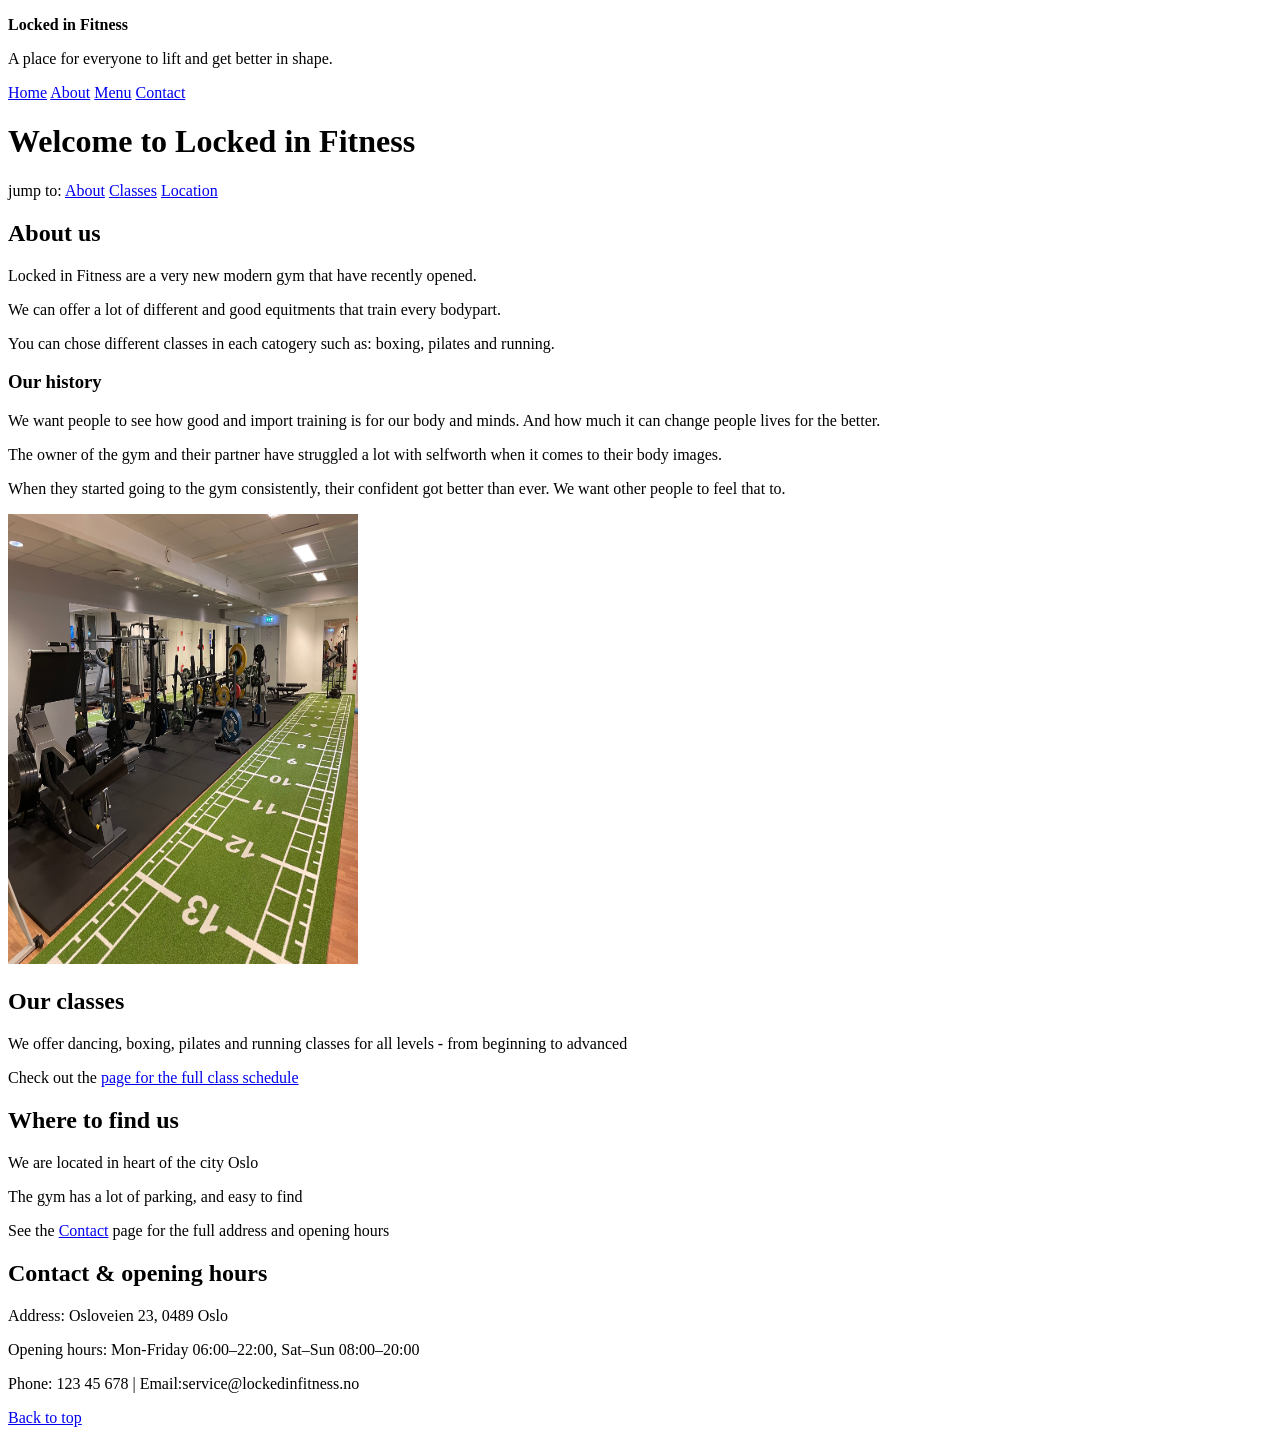
<file: uke37-html/index.html>
<!DOCTYPE html>
<html lang="en">
<head>
    <meta charset="UTF-8">
    <title>Contact - Locked in Fitness</title>
</head>
<body>
<header id="top">
<p><strong>Locked in Fitness</strong></p>
<p>A place for everyone to lift and get better in shape.</p>
</header> 

<nav>
<a href="index.html">Home</a>
<a href="about.html">About</a>
<a href="menu.html">Menu</a>
<a href="contact.html">Contact</a>
</nav>

<main>
    <h1>Welcome to Locked in Fitness</h1>
    <p>
jump to:
<a href="#about-section">About</a>
<a href="#classes-section">Classes</a>
<a href="#location-section">Location</a>
</p>

<section id="about-section">
<h2>About us</h2>
<p>Locked in Fitness are a very new modern gym that have recently opened.</p>
<p>We can offer a lot of different and good equitments that train every bodypart.</p>
<p>You can chose different classes in each catogery such as: boxing, pilates and running.</p>

<article>
    <h3>Our history</h3>
    <p>We want people to see how good and import training is for our body and minds. And how much it can change people lives for the better.</p>
    <p>The owner of the gym and their partner have struggled a lot with selfworth when it comes to their body images.</p>
    <p>When they started going to the gym consistently, their confident got better than ever. We want other people to feel that to.  </p>
</article>
<img src="locked_in_fitnes.jpeg" alt="A picture of how the gym looks" width="350" height="450">
</section>

<section id="classes-section">
<h2>Our classes</h2>
<p>We offer dancing, boxing, pilates and running classes for all levels - from beginning to advanced</p>
<p>Check out the <a href="menu.html"> page for the full class schedule</a></p>
</section>


<section id="location-section">
<h2>Where to find us</h2>
<p>We are located in heart of the city Oslo</p>
<p>The gym has a lot of parking, and easy to find</p>
<p>See the <a href="contact.html">Contact</a> page for the full address and opening hours</p>
</section>
</main>

<footer>
    <h2>Contact &amp; opening hours</h2>
    <p>Address: Osloveien 23, 0489 Oslo</p>
    <p>Opening hours: Mon&dash;Friday 06:00&ndash;22:00, Sat&ndash;Sun 08:00&ndash;20:00</p>
    <p>Phone: 123 45 678 | Email:service@lockedinfitness.no </p>
    <p><a href="#top">Back to top</a></p>
</footer>
</body>
</html>
</file>
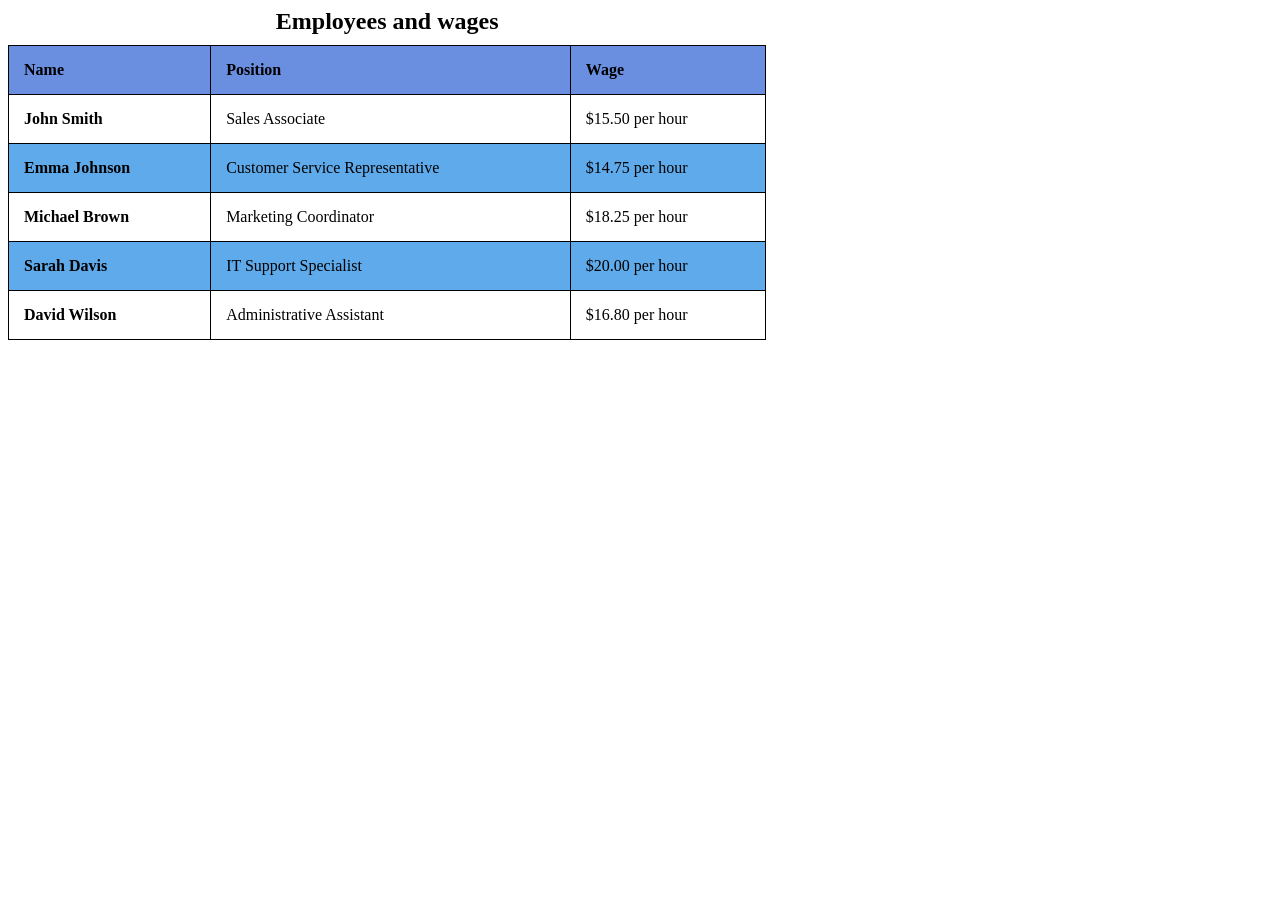
<file: uke38-html/index.html>
<!DOCTYPE html>
<html lang="en">
    <head>
    <meta charset = "UTF-8">
        <meta name="viewpoint" content = "width= device-width, initial-scale=1.0">
            <title>Employees and wages</title>


    <style>
        table {
            border-collapse:collapse;
            width: 60%;
        }
        th,
        td{
            border: 1px solid black;
            padding: 15px;
            text-align: left;
        }
        caption{
            font-size:24px;
            font-weight:bold;
            margin-bottom: 10px;
        }
        thead{
            background-color: rgb(106, 143, 224)
        }
        tbody tr:nth-child(even) {
        background-color: rgb(95, 170, 235);
        }
    </style>
    </head>
            <body>
                <table>
                    <caption>Employees and wages</caption>
                        <thead>
                            <tr>
                                 <th scope="col">Name</th>
                                 <th scope="col">Position</th>
                                 <th scope="col">Wage</th>
                             </tr>
                         </thead>
                    <tbody>

                            <tr>
                                <th scope="row">John Smith</th>
                                <td>Sales Associate</td>
                                <td>$15.50 per hour</td>
                            </tr>

                            <tr>
                               <th scope="row">Emma Johnson</th>
                               <td>Customer Service Representative</td>
                               <td>$14.75 per hour</td>
                           </tr>

                           <tr>
                                <th scope="row">Michael Brown</th>
                                <td>Marketing Coordinator</td>
                                <td>$18.25 per hour</td>
                           </tr>

                           <tr>
                                <th scope="row">Sarah Davis</th>
                                <td>IT Support Specialist</td>
                                <td>$20.00 per hour</td>
                           </tr>

                           <tr>
                                <th scope="row">David Wilson</th>
                                <td>Administrative Assistant</td>
                                <td>$16.80 per hour</td>
                           </tr>
                  </tbody>
             </table>
</html>
</file>
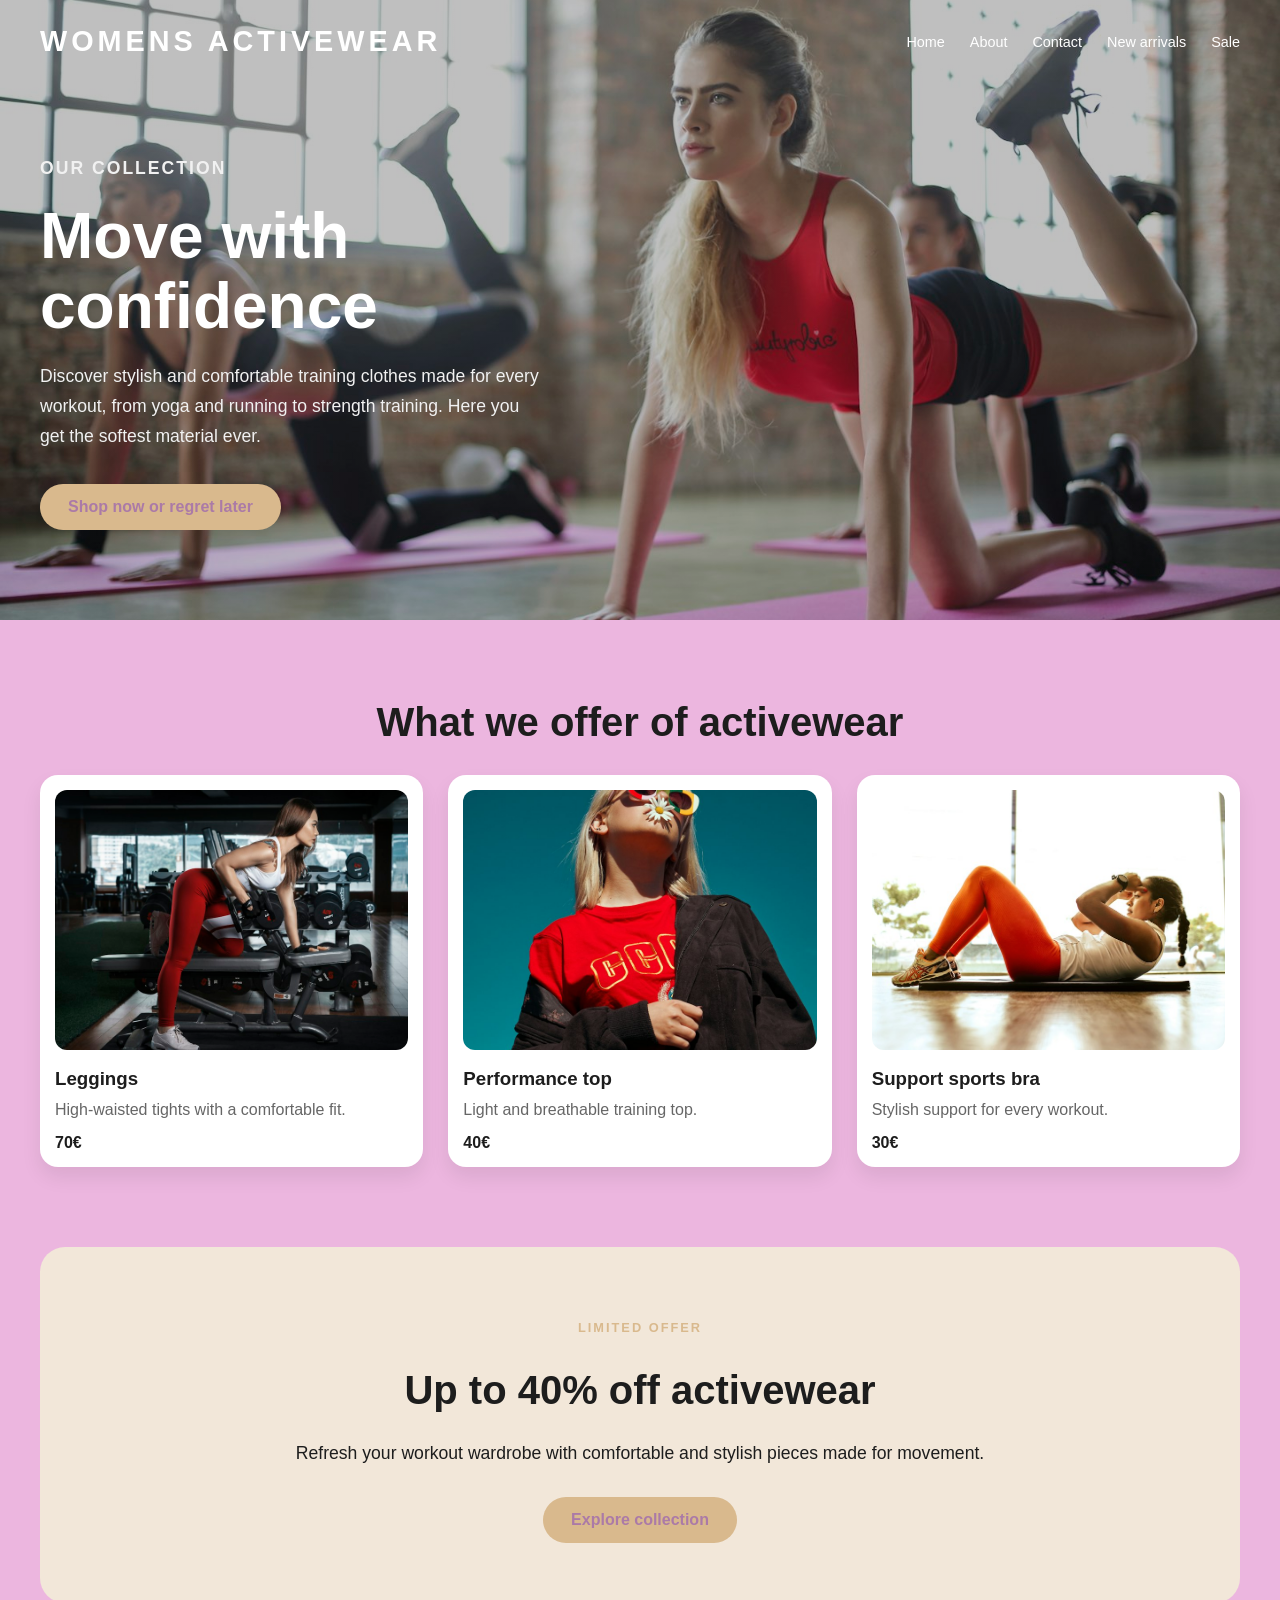
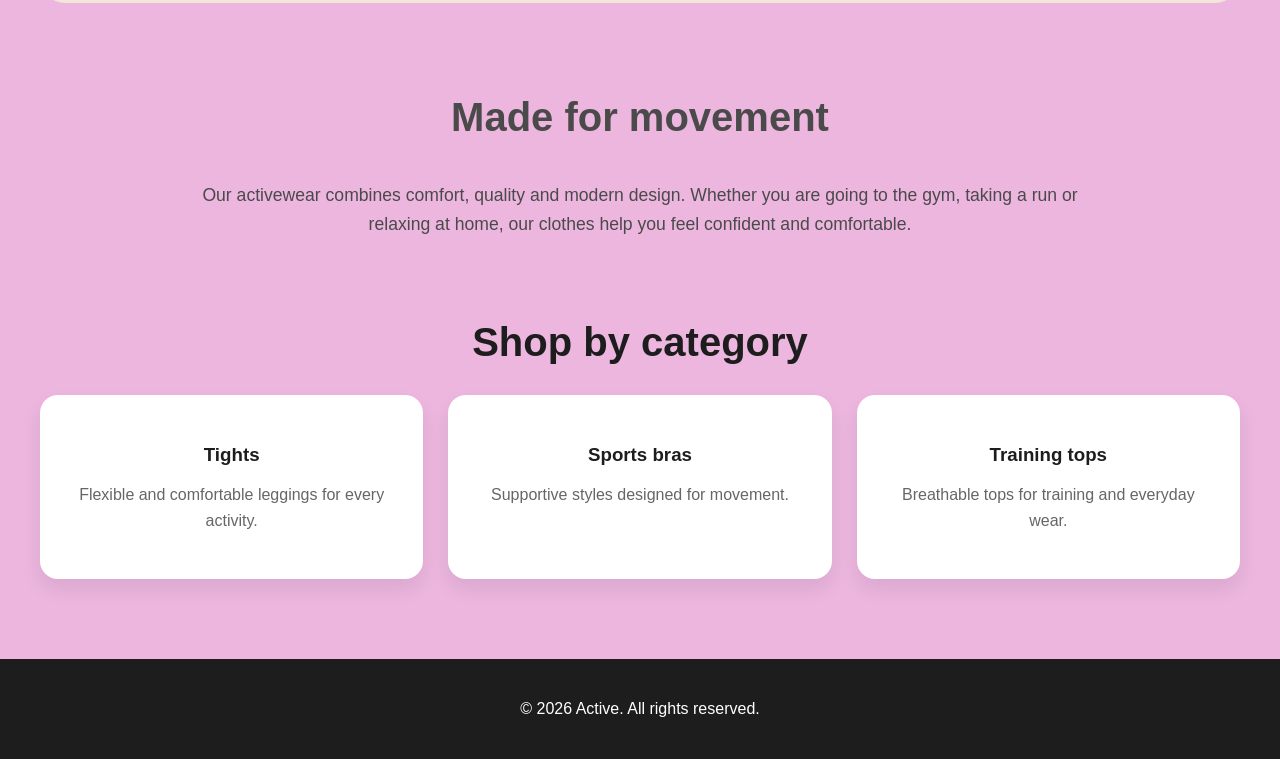
<file: uke39-html/index.html>
<!DOCTYPE html>
<html lang="en">
<head>
    <meta charset="UTF-8">
    <meta name="viewport" content="width=device-width, initial-scale=1.0">
    <title>Active & Style</title>
    <link rel="stylesheet" href="css/style.css">
</head>

<body>

    <header class="site-header">
        <nav class="navbar">
            <div class="logo">WOMENS ACTIVEWEAR</div>

            <div class="nav-links">
                <a href="index.html">Home</a>
                <a href="about.html">About</a>
                <a href="contact.html">Contact</a>
                <a href="#">New arrivals</a>
                <a href="#">Sale</a>
            </div>
        </nav>

        <div class="hero">
            <div class="hero-text">
                <p class="tag">OUR COLLECTION</p>

                <h1>Move with confidence</h1>

                <p>
                    Discover stylish and comfortable training clothes made for
                    every workout, from yoga and running to strength training.
                    Here you get the softest material ever.
                </p>

                <a href="#products" class="button">Shop now or regret later</a>
            </div>
        </div>
    </header>

    <main>
        <section class="featured" id="products">
            <h2>What we offer of activewear</h2>

            <div class="product-grid">
                <article class="product-card">
                    <div class="product-image image-one"></div>
                    <h3>Leggings</h3>
                    <p>High-waisted tights with a comfortable fit.</p>
                    <span>70€</span>
                </article>

                <article class="product-card">
                    <div class="product-image image-two"></div>
                    <h3>Performance top</h3>
                    <p>Light and breathable training top.</p>
                    <span>40€</span>
                </article>

                <article class="product-card">
                    <div class="product-image image-three"></div>
                    <h3>Support sports bra</h3>
                    <p>Stylish support for every workout.</p>
                    <span>30€</span>
                </article>
            </div>
        </section>

        <section class="promo">
            <div class="promo-box">
                <p class="tag">LIMITED OFFER</p>

                <h2>Up to 40% off activewear</h2>

                <p>
                    Refresh your workout wardrobe with comfortable and stylish
                    pieces made for movement.
                </p>

                <a href="#products" class="button">Explore collection</a>
            </div>
        </section>

        <section class="story">
            <h2>Made for movement</h2>

            <p>
                Our activewear combines comfort, quality and modern design.
                Whether you are going to the gym, taking a run or relaxing at
                home, our clothes help you feel confident and comfortable.
            </p>
        </section>

        <section class="categories">
            <h2>Shop by category</h2>

            <div class="category-list">
                <div class="category">
                    <h3>Tights</h3>
                    <p>Flexible and comfortable leggings for every activity.</p>
                </div>

                <div class="category">
                    <h3>Sports bras</h3>
                    <p>Supportive styles designed for movement.</p>
                </div>

                <div class="category">
                    <h3>Training tops</h3>
                    <p>Breathable tops for training and everyday wear.</p>
                </div>
            </div>
        </section>
    </main>

    <footer class="site-footer">
        <p>© 2026 Active. All rights reserved.</p>
    </footer>

</body>
</html>
</file>
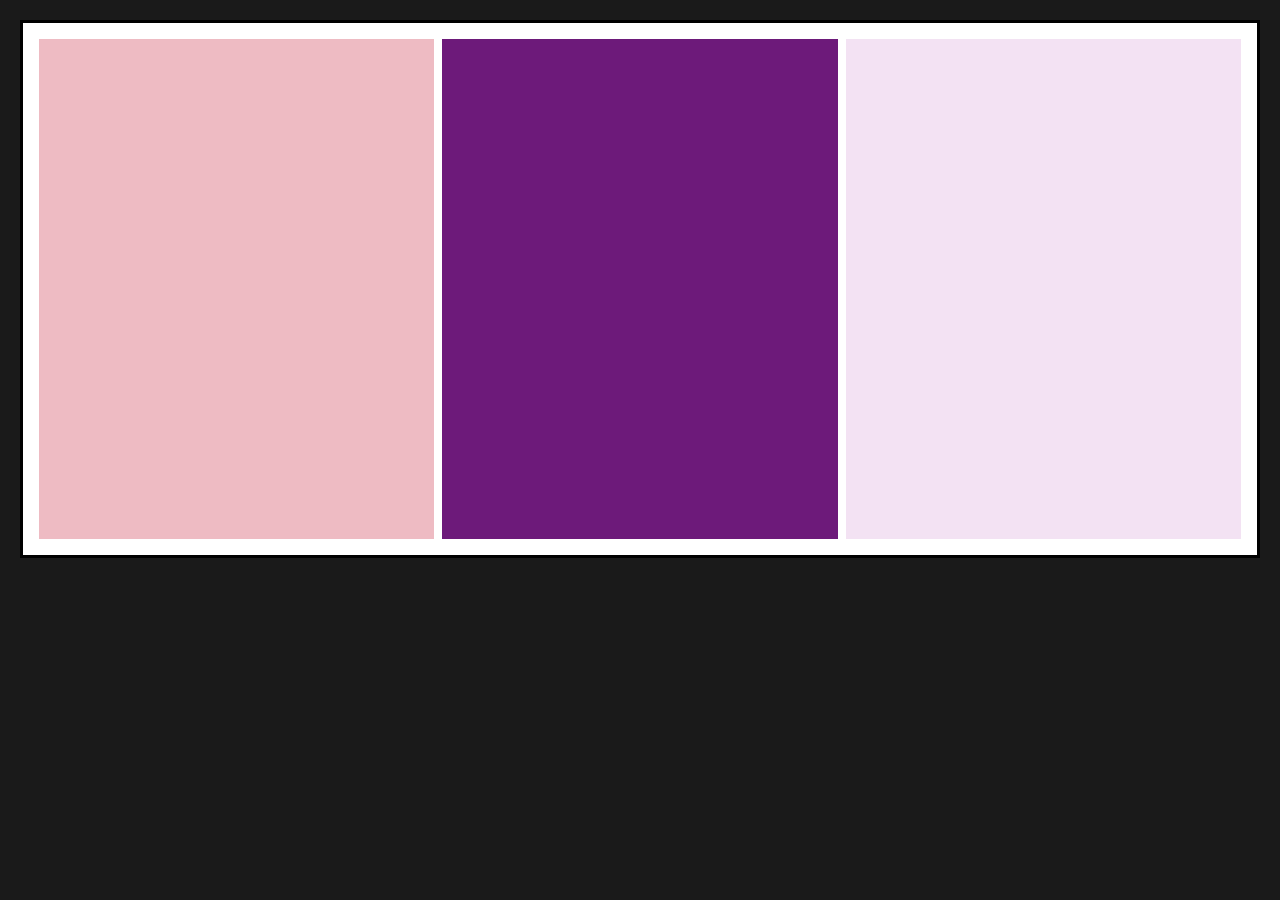
<file: uke40-html/index.html>
<!DOCTYPE html>
<html lang="en">
<head>
  <meta charset="UTF-8">
  <meta name="viewport" content="width=device-width, initial-scale=1.0">
  <title>Practical task week 40</title>
  <link rel="stylesheet" href="style.css">
</head>
<body>

  <main class="wrapper">
    <div class="box box1"></div>
    <div class="box box2"></div>
    <div class="box box3"></div>
  </main>

</body>
</html>
</file>
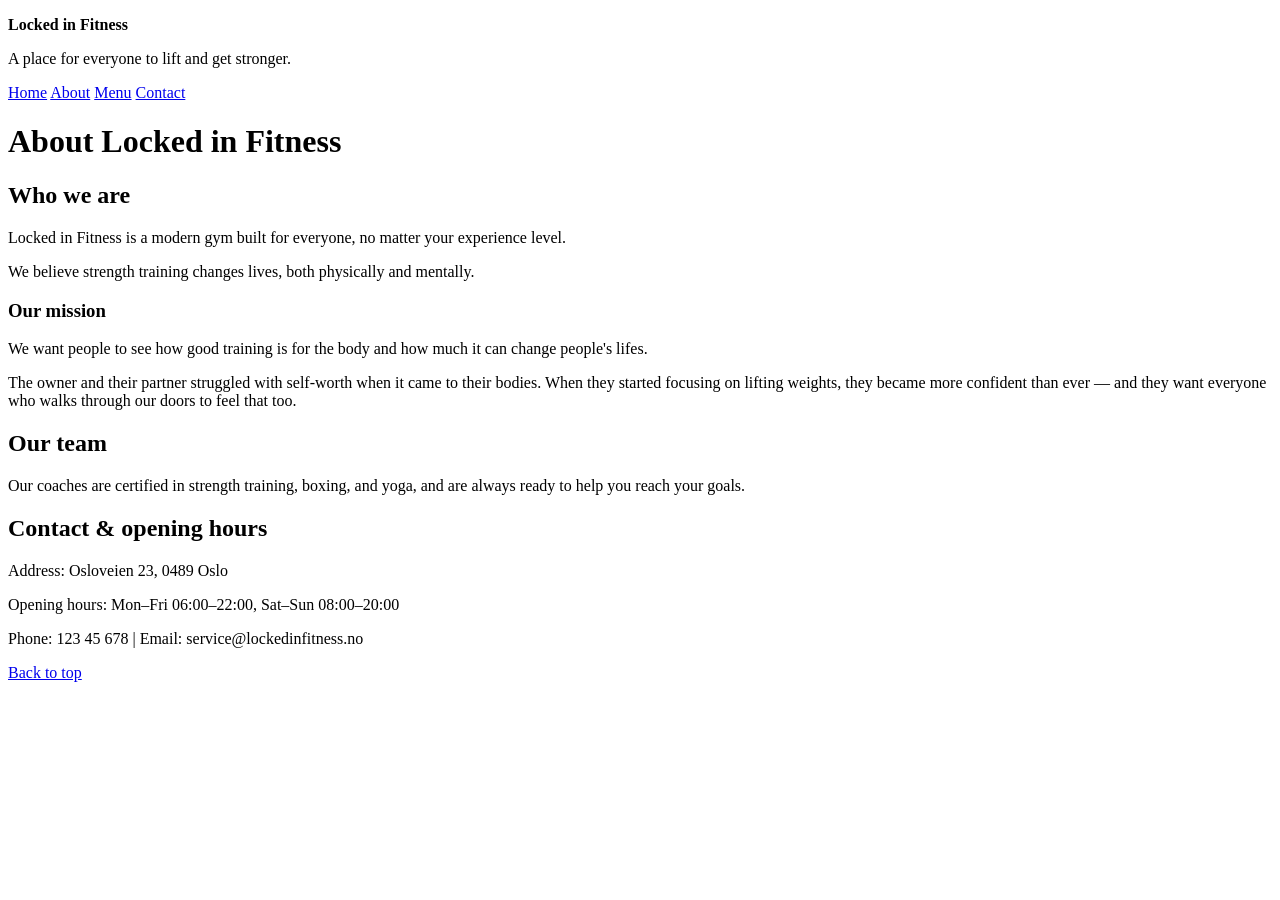
<file: uke37-html/about.html>
<!DOCTYPE html>
<html lang="en">
<head>
    <meta charset="UTF-8">
    <title>About - Locked in Fitness</title>
</head>
<body>
    <header id="top">
        <p><strong>Locked in Fitness</strong></p>
        <p>A place for everyone to lift and get stronger.</p>
    </header>

    <nav>
        <a href="index.html">Home</a>
        <a href="about.html">About</a>
        <a href="menu.html">Menu</a>
        <a href="contact.html">Contact</a>
    </nav>

    <main>
        <h1>About Locked in Fitness</h1>

        <section>
            <h2>Who we are</h2>
            <p>Locked in Fitness is a modern gym built for everyone, no matter your experience level.</p>
            <p>We believe strength training changes lives, both physically and mentally.</p>

            <article>
                <h3>Our mission</h3>
                <p>We want people to see how good training is for the body and how much it can change people's lifes.</p>
                <p>The owner and their partner struggled with self-worth when it came to their bodies. When they started focusing on lifting weights, they became more confident than ever &mdash; and they want everyone who walks through our doors to feel that too.</p>
            </article>
        </section>

        <section>
            <h2>Our team</h2>
            <p>Our coaches are certified in strength training, boxing, and yoga, and are always ready to help you reach your goals.</p>
        </section>
    </main>

    <footer>
        <h2>Contact &amp; opening hours</h2>
        <p>Address: Osloveien 23, 0489 Oslo</p>
        <p>Opening hours: Mon&ndash;Fri 06:00&ndash;22:00, Sat&ndash;Sun 08:00&ndash;20:00</p>
        <p>Phone: 123 45 678 | Email: service@lockedinfitness.no</p>
        <p><a href="#top">Back to top</a></p>
    </footer>
</body>
</html>
</file>
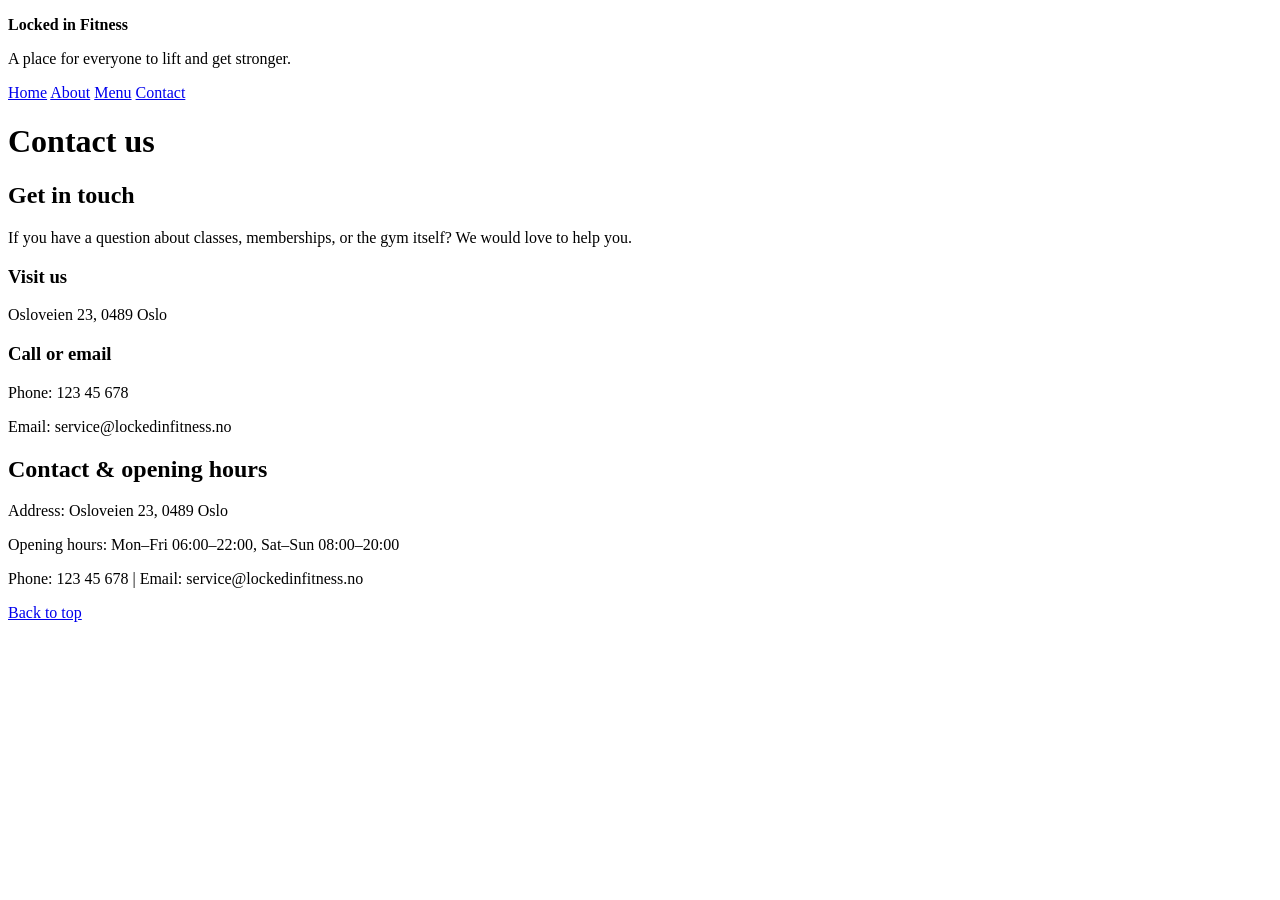
<file: uke37-html/contact.html>
<!DOCTYPE html>
<html lang="en">
<head>
    <meta charset="UTF-8">
    <title>Contact - Locked in Fitness</title>
</head>
<body>
    <header id="top">
        <p><strong>Locked in Fitness</strong></p>
        <p>A place for everyone to lift and get stronger.</p>
    </header>

    <nav>
        <a href="index.html">Home</a>
        <a href="about.html">About</a>
        <a href="menu.html">Menu</a>
        <a href="contact.html">Contact</a>
    </nav>

    <main>
        <h1>Contact us</h1>

        <section>
            <h2>Get in touch</h2>
            <p>If you have a question about classes, memberships, or the gym itself? We would love to help you.</p>

            <article>
                <h3>Visit us</h3>
                <p>Osloveien 23, 0489 Oslo</p>
            </article>

            <article>
                <h3>Call or email</h3>
                <p>Phone: 123 45 678</p>
                <p>Email: service@lockedinfitness.no</p>
            </article>
        </section>
    </main>

    <footer>
        <h2>Contact &amp; opening hours</h2>
        <p>Address: Osloveien 23, 0489 Oslo</p>
        <p>Opening hours: Mon&ndash;Fri 06:00&ndash;22:00, Sat&ndash;Sun 08:00&ndash;20:00</p>
        <p>Phone: 123 45 678 | Email: service@lockedinfitness.no</p>
        <p><a href="#top">Back to top</a></p>
    </footer>
</body>
</html>
</file>
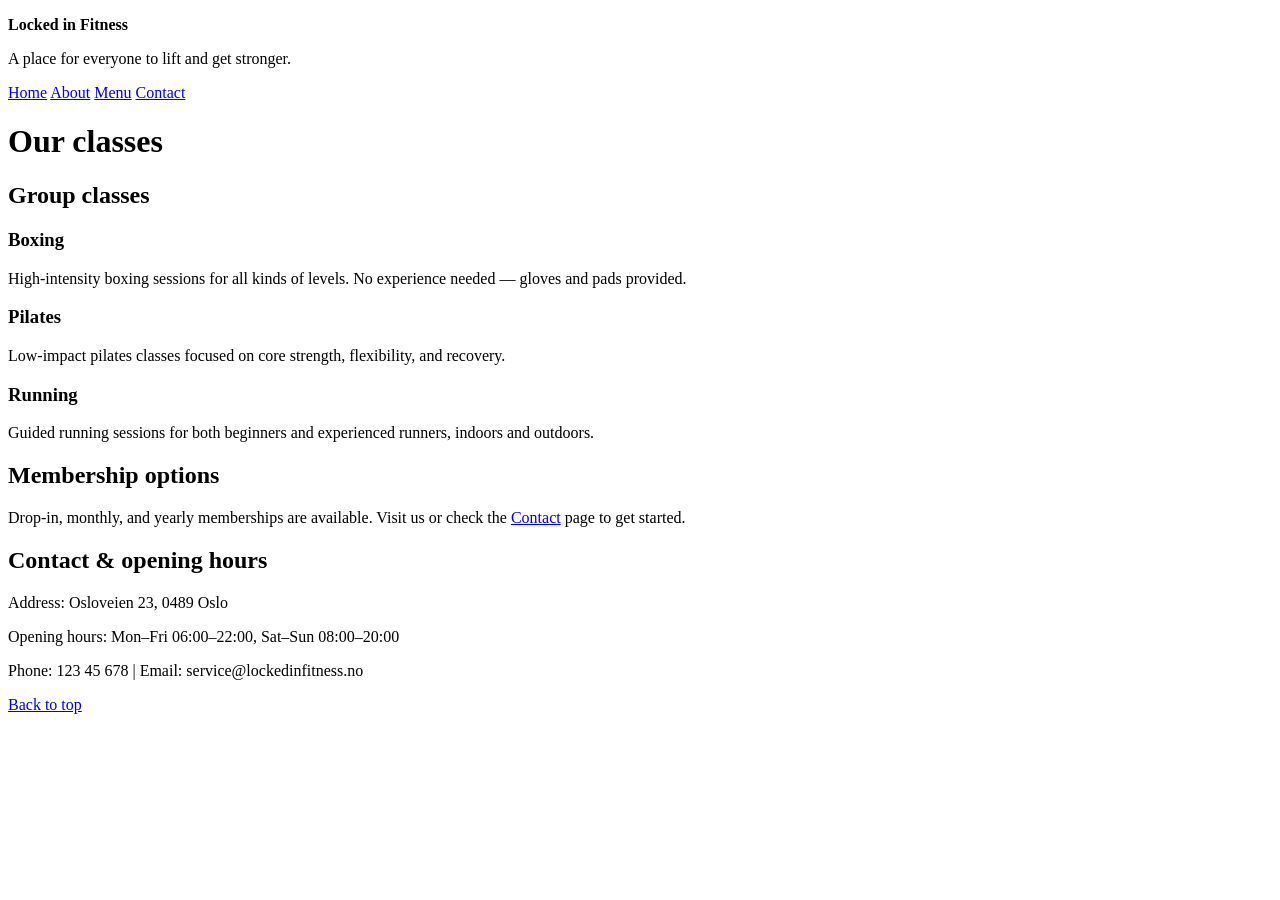
<file: uke37-html/menu.html>
<!DOCTYPE html>
<html lang="en">
<head>
    <meta charset="UTF-8">
    <title>Menu - Locked in Fitness</title>
</head>
<body>
    <header id="top">
        <p><strong>Locked in Fitness</strong></p>
        <p>A place for everyone to lift and get stronger.</p>
    </header>

    <nav>
        <a href="index.html">Home</a>
        <a href="about.html">About</a>
        <a href="menu.html">Menu</a>
        <a href="contact.html">Contact</a>
    </nav>

    <main>
        <h1>Our classes</h1>

        <section>
            <h2>Group classes</h2>

            <article>
                <h3>Boxing</h3>
                <p>High-intensity boxing sessions for all kinds of levels. No experience needed &mdash; gloves and pads provided.</p>
            </article>

            <article>
                <h3>Pilates</h3>
                <p>Low-impact pilates classes focused on core strength, flexibility, and recovery.</p>
            </article>

            <article>
                <h3>Running</h3>
                <p>Guided running sessions for both beginners and experienced runners, indoors and outdoors.</p>
            </article>
        </section>

        <section>
            <h2>Membership options</h2>
            <p>Drop-in, monthly, and yearly memberships are available. Visit us or check the <a href="contact.html">Contact</a> page to get started.</p>
        </section>
    </main>

    <footer>
        <h2>Contact &amp; opening hours</h2>
        <p>Address: Osloveien 23, 0489 Oslo</p>
        <p>Opening hours: Mon&ndash;Fri 06:00&ndash;22:00, Sat&ndash;Sun 08:00&ndash;20:00</p>
        <p>Phone: 123 45 678 | Email: service@lockedinfitness.no</p>
        <p><a href="#top">Back to top</a></p>
    </footer>
</body>
</html>
</file>
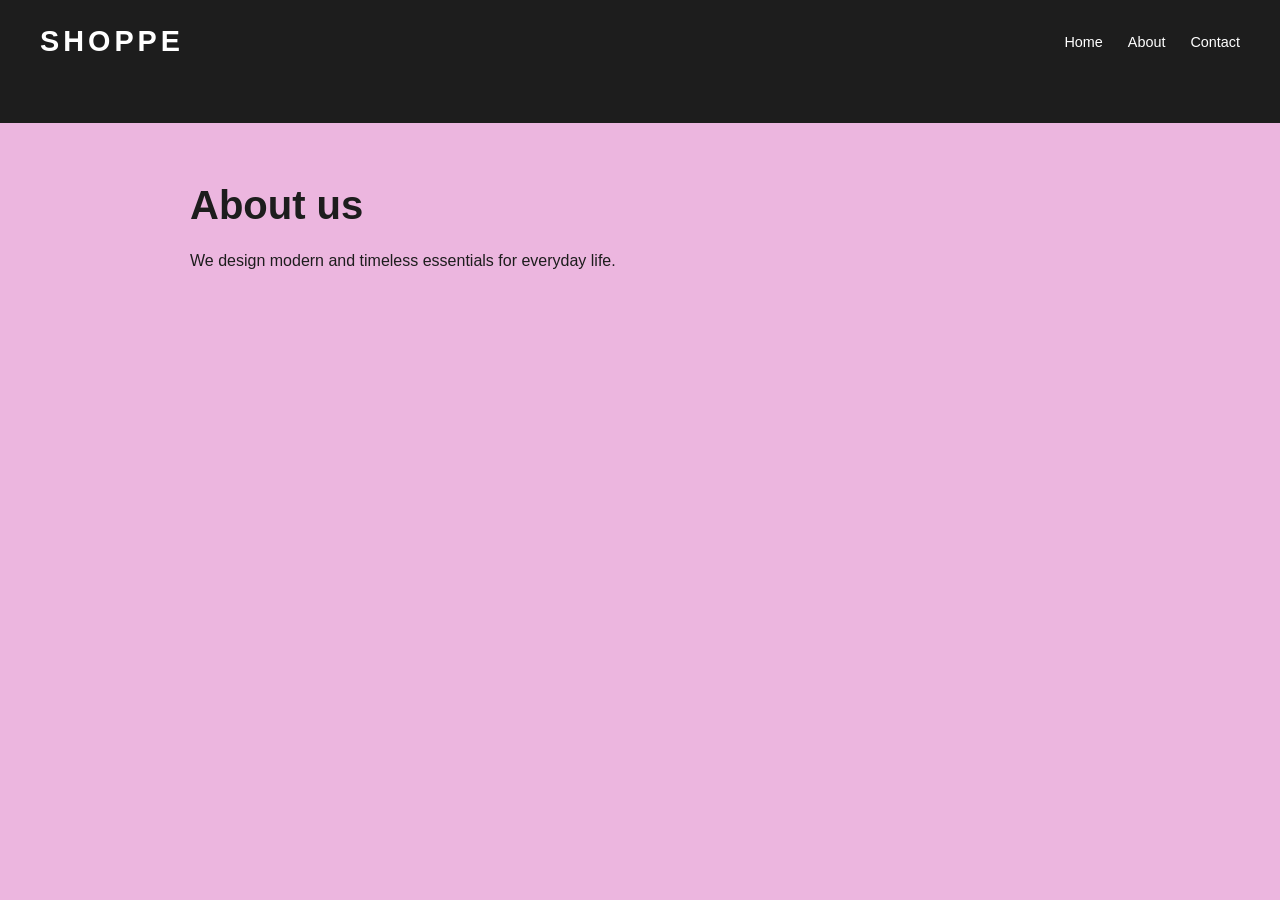
<file: uke39-html/about.html>
<!DOCTYPE html>
<html lang="en">
<head>
    <meta charset="UTF-8">
    <meta name="viewport" content="width=device-width, initial-scale=1.0">
    <title>About</title>
    <link rel="stylesheet" href="css/style.css">
</head>
<body>
    <header class="page-header">
        <nav class="navbar">
            <div class="logo">SHOPPE</div>
            <div class="nav-links">
                <a href="index.html">Home</a>
                <a href="about.html">About</a>
                <a href="contact.html">Contact</a>
            </div>
        </nav>
    </header>

    <main class="page-content">
        <h1>About us</h1>
        <p>We design modern and timeless essentials for everyday life.</p>
    </main>
</body>
</html>
</file>
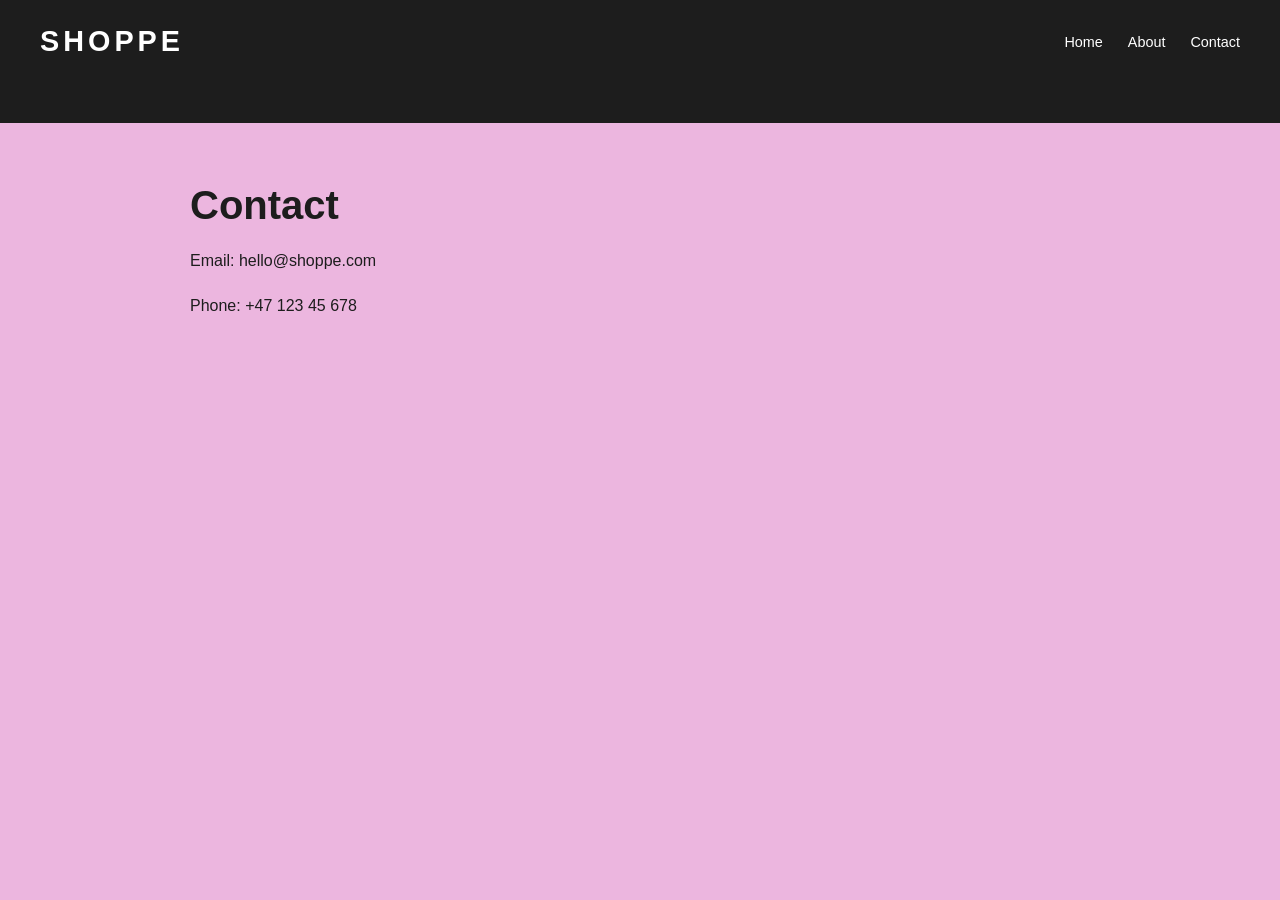
<file: uke39-html/contact.html>
<!DOCTYPE html>
<html lang="en">
<head>
    <meta charset="UTF-8">
    <meta name="viewport" content="width=device-width, initial-scale=1.0">
    <title>Contact</title>
    <link rel="stylesheet" href="css/style.css">
</head>
<body>
    <header class="page-header">
        <nav class="navbar">
            <div class="logo">SHOPPE</div>
            <div class="nav-links">
                <a href="index.html">Home</a>
                <a href="about.html">About</a>
                <a href="contact.html">Contact</a>
            </div>
        </nav>
    </header>

    <main class="page-content">
        <h1>Contact</h1>
        <p>Email: hello@shoppe.com</p>
        <p>Phone: +47 123 45 678</p>
    </main>
</body>
</html>
</file>
<file: uke39-html/css/style.css>
body {
    margin: 0;
    font-family: Arial, sans-serif;
    background-color: hsl(315, 59%, 82%);
    color: #1d1d1d;
}

a {
    text-decoration: none;
}

/* Header og bakgrunnsbilde */
.site-header {
    background:
        linear-gradient(rgba(0, 0, 0, 0.25), rgba(0, 0, 0, 0.25)),
        url("../images/header.jpg")
        center / cover no-repeat;
    min-height: 620px;
    color: white;
}
/* Navigasjon */
.navbar {
    max-width: 1200px;
    margin: 0 auto;
    padding: 25px 20px;
    display: flex;
    justify-content: space-between;
    align-items: center;
}

.logo {
    font-size: 1.8rem;
    letter-spacing: 4px;
    font-weight: bold;
}

.nav-links {
    display: flex;
    gap: 25px;
}

.nav-links a {
    color: white;
    font-size: 0.9rem;
    transition: color 0.3s ease;
}

.nav-links a:hover {
    color: #d9b98d;
}

/* Hero-seksjon */
.hero {
    max-width: 1200px;
    min-height: 500px;
    margin: 0 auto;
    padding: 0 20px;
    display: flex;
    align-items: center;
}

.hero-text {
    max-width: 500px;
}

.tag {
    color: #d9b98d;
    font-size: 0.8rem;
    letter-spacing: 2px;
    text-transform: uppercase;
    font-weight: bold;
}

h1 {
    margin: 10px 0 20px;
    font-size: 4rem;
    line-height: 1.1;
}

.hero-text p {
    color: #f1f1f1;
    font-size: 1.1rem;
    line-height: 1.7;
}

/* Knapper */
.button {
    display: inline-block;
    margin-top: 15px;
    padding: 14px 28px;
    background-color: #d9b98d;
    color: #ab7aa7;
    border-radius: 30px;
    font-weight: bold;
    transition: background-color 0.3s ease, transform 0.3s ease;
}

.button:hover {
    background-color: #edd2a6;
    transform: translateY(-3px);
}

/* Produkter */
.featured {
    max-width: 1200px;
    margin: 80px auto;
    padding: 0 20px;
}

.featured h2,
.story h2,
.promo h2,
.categories h2 {
    margin-bottom: 30px;
    text-align: center;
    font-size: 2.5rem;
}

.product-grid {
    display: grid;
    grid-template-columns: repeat(3, 1fr);
    gap: 25px;
}

.product-card {
    padding: 15px;
    background-color: white;
    border-radius: 18px;
    box-shadow: 0 10px 20px rgba(0, 0, 0, 0.08);
    transition: transform 0.3s ease, box-shadow 0.3s ease;
}

.product-card:hover {
    transform: translateY(-8px);
    box-shadow: 0 15px 25px rgba(0, 0, 0, 0.15);
}

.product-image {
    height: 260px;
    border-radius: 12px;
    background-position: center;
    background-size: cover;
    background-repeat: no-repeat;
}

/* Bilder til produktene */
.image-one {
    background-image: url("../images/tights.jpg");
}

.image-two {
    background-image: url("../images/top.jpg");
}

.image-three {
    background-image: url("../images/sports-bh.jpg");
}

.product-card h3 {
    margin: 18px 0 8px;
}

.product-card p {
    margin: 0 0 12px;
    color: #666;
    line-height: 1.5;
}

.product-card span {
    color: #1d1d1d;
    font-weight: bold;
}

/* Tilbud */
.promo {
    max-width: 1200px;
    margin: 0 auto 80px;
    padding: 0 20px;
}

.promo-box {
    padding: 60px 30px;
    background-color: #f2e7d9;
    border-radius: 25px;
    text-align: center;
}

.promo-box p:not(.tag) {
    font-size: 1.1rem;
}

/* Tekstseksjon */
.story {
    max-width: 900px;
    margin: 0 auto 80px;
    padding: 0 20px;
    color: #4a4a4a;
    line-height: 1.7;
    text-align: center;
}

.story p {
    font-size: 1.1rem;
}

/* Kategorier */
.categories {
    max-width: 1200px;
    margin: 0 auto 80px;
    padding: 0 20px;
    text-align: center;
}

.category-list {
    display: grid;
    grid-template-columns: repeat(3, 1fr);
    gap: 25px;
}

.category {
    padding: 30px;
    background-color: white;
    border-radius: 18px;
    box-shadow: 0 10px 20px rgba(0, 0, 0, 0.08);
}

.category h3 {
    margin-bottom: 12px;
    color: #1d1d1d;
}

.category p {
    color: #666;
    line-height: 1.6;
}

/* About- og Contact-sider */
.page-header {
    padding-bottom: 40px;
    background-color: #1d1d1d;
    color: white;
}

.page-content {
    max-width: 900px;
    margin: 60px auto;
    padding: 0 20px;
    line-height: 1.8;
}

.page-content h1 {
    margin-bottom: 20px;
    font-size: 2.5rem;
}

/* Footer */
.site-footer {
    padding: 25px 0;
    background-color: #1d1d1d;
    color: white;
    text-align: center;
}

/* Mobiltilpasning */
@media (max-width: 768px) {
    .navbar {
        align-items: flex-start;
        flex-direction: column;
        gap: 20px;
    }

    .nav-links {
        flex-wrap: wrap;
        gap: 15px;
    }

    .hero {
        min-height: 500px;
    }

    h1 {
        font-size: 2.8rem;
    }

    .product-grid {
        grid-template-columns: 1fr;
    }

    .category-list {
        grid-template-columns: 1fr;
    }

    .featured h2,
    .story h2,
    .promo h2,
    .categories h2 {
        font-size: 2rem;
    }
}
</file>
<file: uke40-html/style.css>
* {
  box-sizing: border-box;
}

body {
  background-color: #1a1a1a;
  margin: 0;
}

.wrapper {
  background-color: white;
  border: 3px solid black;
  padding: 16px;
  margin: 20px;

  display: grid;
  gap: 8px;
}

.box {
  min-height: 60px;
}

.box1 {
  background-color: #eebbc3;
}

.box2 {
  background-color: #6d1a7a;
}

.box3 {
  background-color: #f3e2f3;
}

/* How the page should look up until 800px */
@media (max-width: 800px) {
  .wrapper {
    grid-template-columns: 2fr 1fr;
    grid-template-rows: auto auto;
    grid-template-areas:
      "pink   lavender"
      "purple lavender";
  }

  .box1 {
    grid-area: pink;
    min-height: 260px;
  }

  .box2 {
    grid-area: purple;
    min-height: 120px;
  }

  .box3 {
    grid-area: lavender;
  }
}

/* How the page should look after 800px */
@media (min-width: 801px) {
  .wrapper {
    grid-template-columns: 1fr 1fr 1fr;
    grid-template-areas: "pink purple lavender";
  }

  .box1 {
    grid-area: pink;
  }

  .box2 {
    grid-area: purple;
  }

  .box3 {
    grid-area: lavender;
  }

  .box {
    min-height: 500px;
  }
}
</file>
